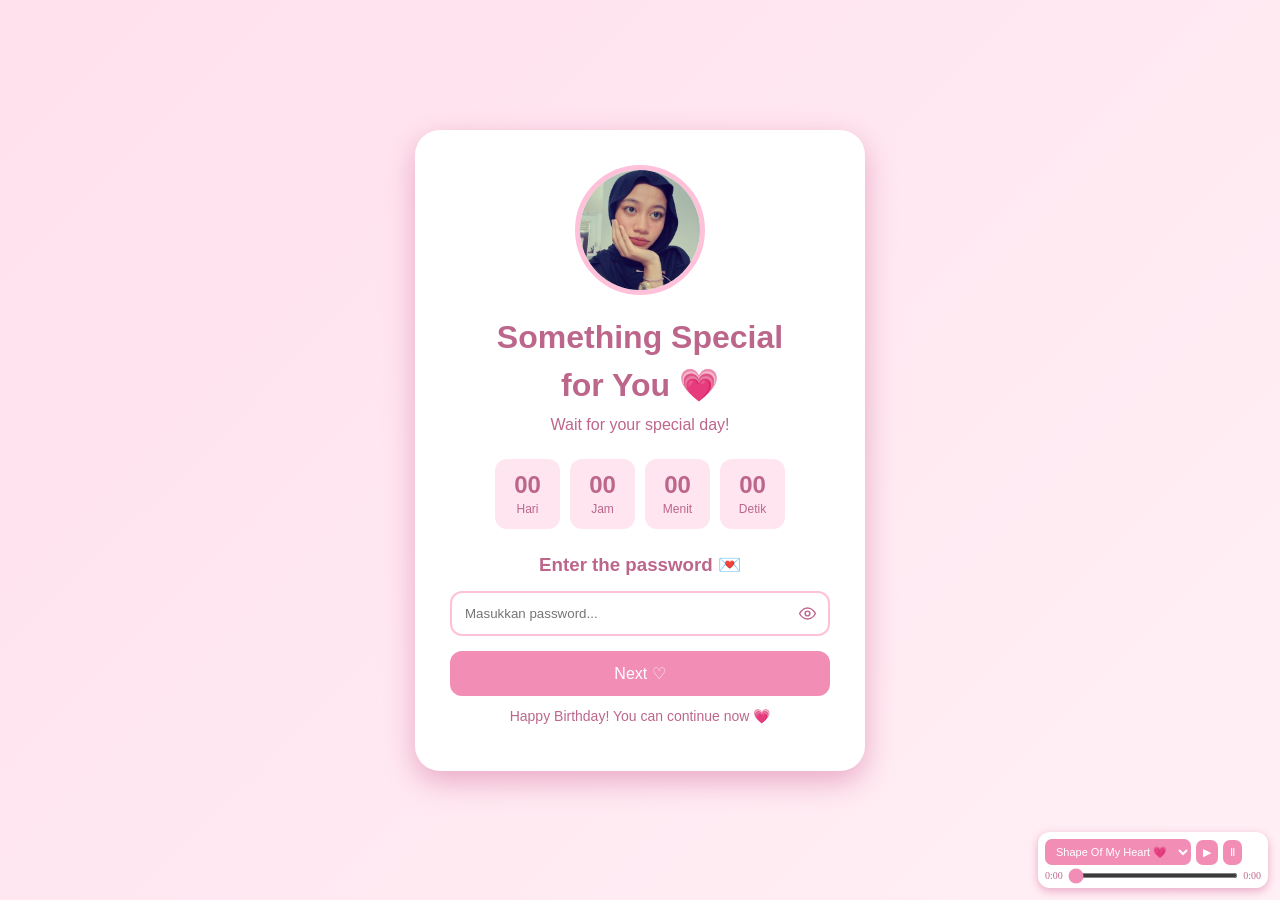
<file: index.html>
<!DOCTYPE html>
<html lang="id">
<head>
    <meta charset="UTF-8">
    <meta name="viewport" content="width=device-width, initial-scale=1.0">
    <title>Birthday Surprise</title>

    <style>
        * {
            margin: 0;
            padding: 0;
            box-sizing: border-box;
        }

        body {
            width: 100%;
            height: 100vh;
            overflow: hidden;
        }

        iframe {
            width: 100%;
            height: 100%;
            border: none;
        }

   .music-player {
    position: fixed;
    bottom: 12px;
    right: 12px;
    z-index: 9999;
    background: white;
    padding: 7px;
    border-radius: 12px;
    box-shadow: 0 3px 10px #e9a8c5;
    display: flex;
    gap: 5px;
    align-items: center;
    flex-wrap: wrap;
    width: 230px;
}

.music-player select,
.music-player button {
    padding: 6px 7px;
    font-size: 11px;
    border: none;
    border-radius: 7px;
    background: #f28db5;
    color: white;
    cursor: pointer;
}

.music-progress {
    display: flex;
    align-items: center;
    gap: 5px;
    width: 100%;
    font-size: 10px;
    color: #bd668b;
}

#progress {
    flex: 1;
    min-width: 50px;
    height: 5px;
    accent-color: #f28db5;
    cursor: pointer;
}
    </style>
</head>
<body>

    <iframe src="login.html" name="content"></iframe>

    <div class="music-player">
    <select id="songSelect" onchange="changeSong()">
        <option value="1">Shape Of My Heart 💗</option>
        <option value="2">about You 💕</option>
    </select>

    <button onclick="playMusic()">▶</button>
    <button onclick="pauseMusic()">Ⅱ</button>

		<div class="music-progress">
        <span id="currentTime">0:00</span>

        <input type="range" id="progress" value="0" min="0" max="100">

        <span id="duration">0:00</span>
		</div>
	</div>

    <audio id="bgMusic" loop></audio>

    <script>
        
const music = document.getElementById("bgMusic");
const songSelect = document.getElementById("songSelect");
const progress = document.getElementById("progress");

const songs = {
    1: "music/Shape_OfMy_Heart.mp3",
    2: "music/about_you.mp3"
};

function formatTime(time) {
    if (!Number.isFinite(time)) return "0:00";

    const minutes = Math.floor(time / 60);
    const seconds = Math.floor(time % 60);

    return minutes + ":" + String(seconds).padStart(2, "0");
}

function playMusic() {
    const selectedSong = songs[songSelect.value];

    if (music.getAttribute("src") !== selectedSong) {
        music.src = selectedSong;
    }

    music.play().catch(() => {
        alert("Musik belum bisa diputar!");
    });
}

function pauseMusic() {
    music.pause();
}

function changeSong() {
    music.src = songs[songSelect.value];
    progress.value = 0;
    document.getElementById("currentTime").innerText = "0:00";
    document.getElementById("duration").innerText = "0:00";
    playMusic();
}

music.addEventListener("loadedmetadata", function () {
    progress.max = music.duration;
    document.getElementById("duration").innerText =
        formatTime(music.duration);
});

music.addEventListener("timeupdate", function () {
    progress.value = music.currentTime;
    document.getElementById("currentTime").innerText =
        formatTime(music.currentTime);
});

progress.addEventListener("input", function () {
    music.currentTime = progress.value;
});

    </script>

</body>
</html>
</file>
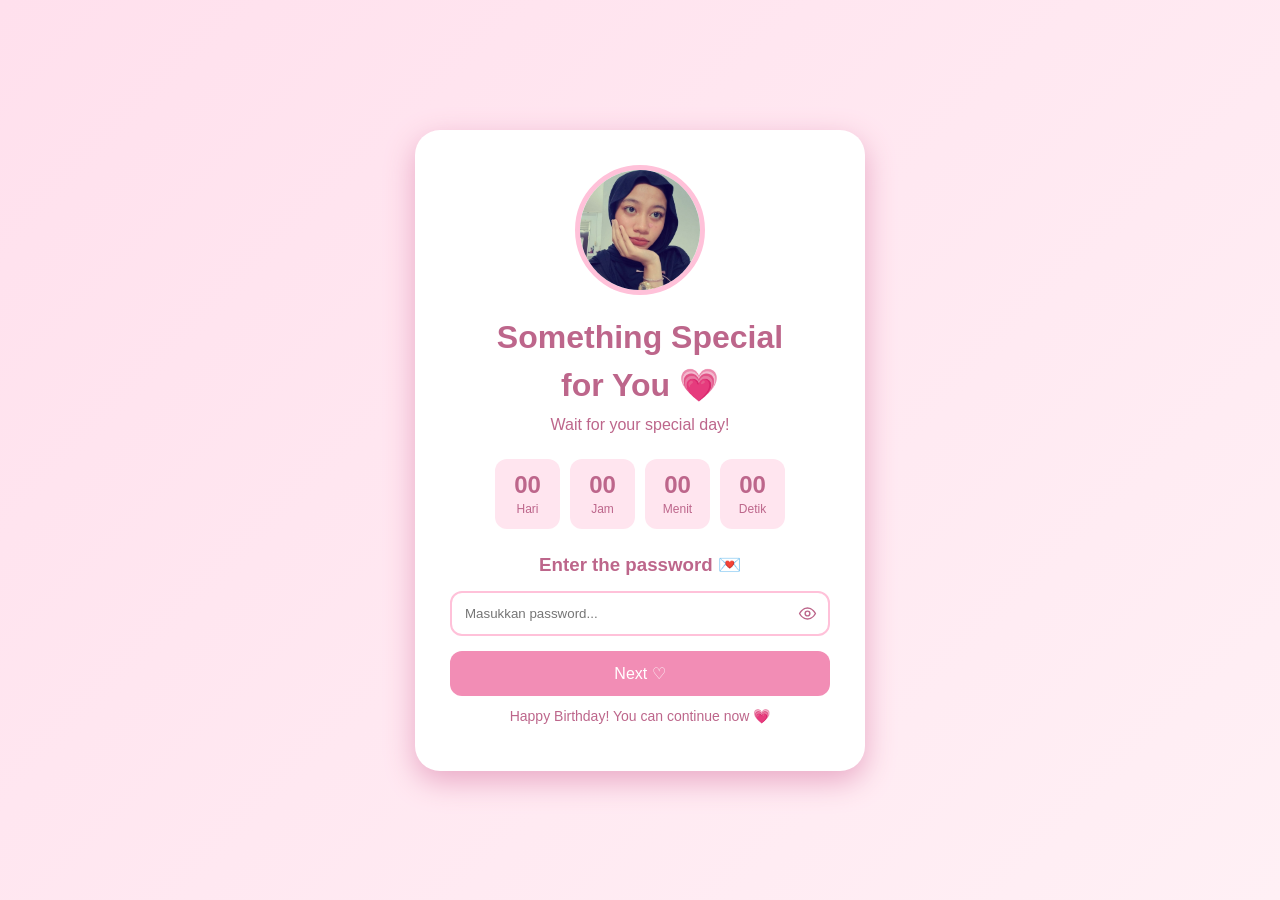
<file: login.html>
<!DOCTYPE html>
<html lang="id">
<head>
    <meta charset="UTF-8">
    <meta name="viewport" content="width=device-width, initial-scale=1.0">
    <title>Birthday Surprise</title>
    <link rel="stylesheet" href="style.css">
	<link rel="stylesheet" href="https://cdnjs.cloudflare.com/ajax/libs/font-awesome/6.5.2/css/all.min.css">
</head>
<body>

    <div class="container">
        <img src="assets/foto1.jpeg" alt="Foto" class="photo">

        <h1>Something Special</h1>
		<h1>for You 💗</h1>
        <p>Wait for your special day!</p>

        <div id="countdown">
            <div><span id="days">00</span><small>Hari</small></div>
            <div><span id="hours">00</span><small>Jam</small></div>
            <div><span id="minutes">00</span><small>Menit</small></div>
            <div><span id="seconds">00</span><small>Detik</small></div>
        </div>

        <h3>Enter the password 💌</h3>

        <div class="password-container">
    <input type="password" id="password" placeholder="Masukkan password...">

    <button type="button" id="togglePassword" onclick="togglePassword()">
        <svg id="eyeIcon" viewBox="0 0 24 24">
            <path d="M2 12s3.6-7 10-7 10 7 10 7-3.6 7-10 7S2 12 2 12Z"/>
            <circle cx="12" cy="12" r="3"/>
        </svg>
    </button>
</div>

        <button id="nextButton">Next ♡</button>

        <p id="message"></p>
    </div>

    <script src="script.js"></script>
</body>
</html>
</file>
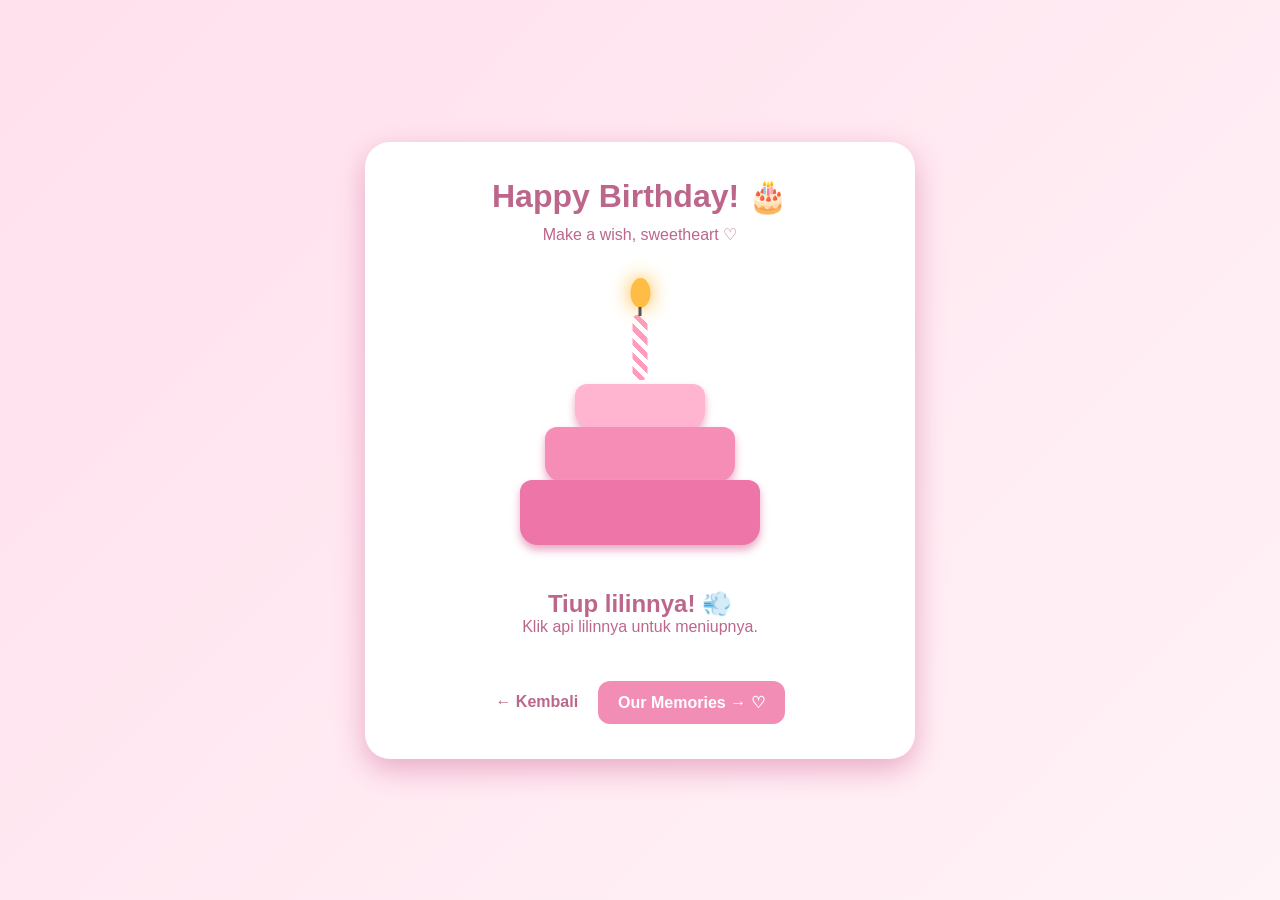
<file: page2.html>
<!DOCTYPE html>
<html lang="id">
<head>
    <meta charset="UTF-8">
    <meta name="viewport" content="width=device-width, initial-scale=1.0">
    <title>Happy Birthday 💗</title>
    <link rel="stylesheet" href="page2.css">
</head>
<body>

    <main class="container">
        <h1>Happy Birthday! 🎂</h1>
        <p>Make a wish, sweetheart ♡</p>

        <div class="cake">
            <div class="candle">
                <div id="flame" onclick="blowCandle()"></div>
                <div class="wick"></div>
            </div>

            <div class="layer top"></div>
            <div class="layer middle"></div>
            <div class="layer bottom"></div>
        </div>

        <div id="instruction">
            <h2>Tiup lilinnya! 💨</h2>
            <p>Klik api lilinnya untuk meniupnya.</p>
        </div>

		<div id="wish" class="hidden">
			<h2>My Birthday Wish For You 💌</h2>

				<img src="assets/fotopage2.jpeg" class="wish-photo" alt="Our Photo">

			<p id="wishText"></p>

				<button onclick="relightCandle()">Hidupkan Lilin Lagi ♡</button>
		</div>

        
		<div class="navigation">
			<a href="login.html">← Kembali</a>
			<a href="page3.html" class="next-page">Our Memories → ♡</a>
		</div>
		

    </main>

    <script src="page2.js"></script>
</body>
</html>
</file>
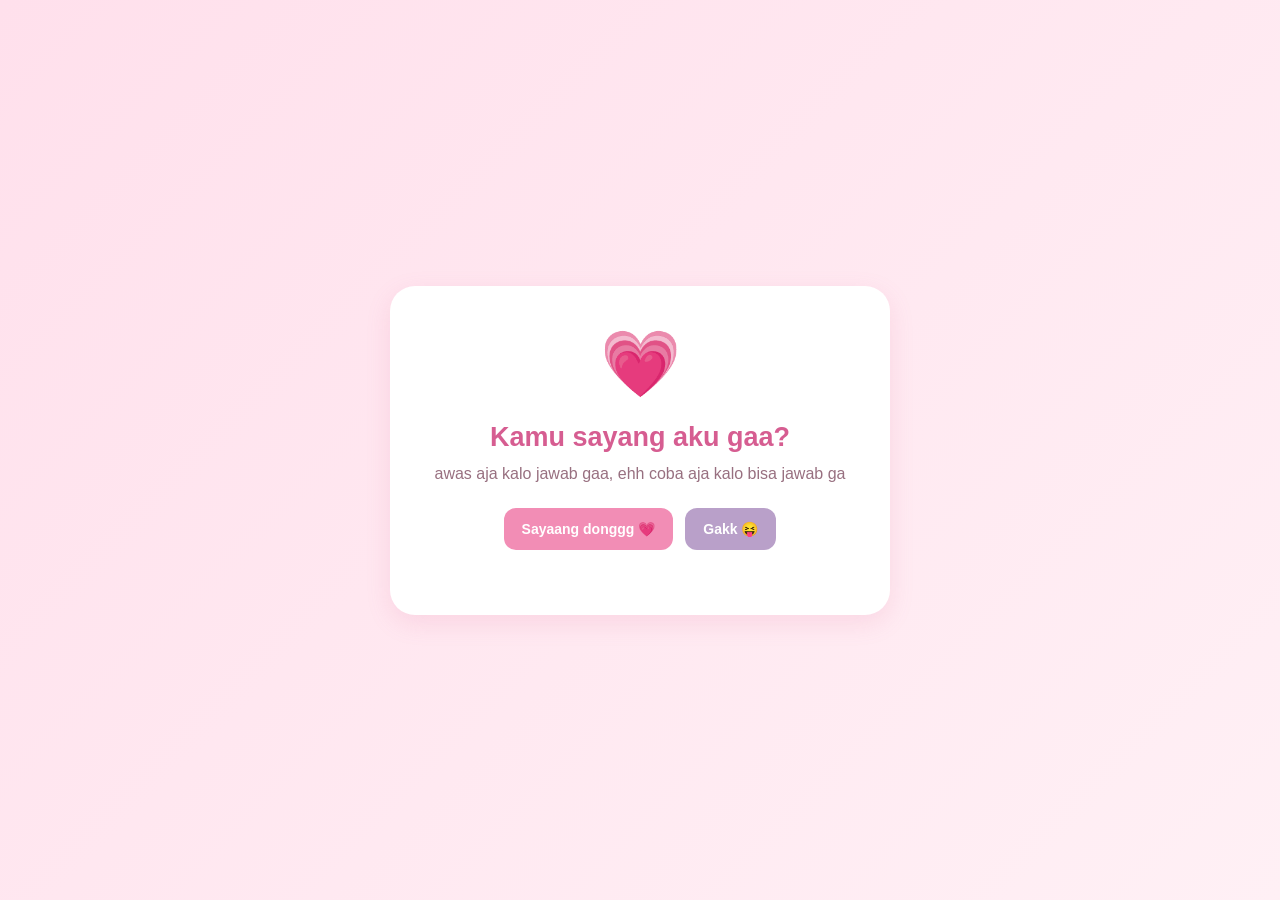
<file: page3.html>
<!DOCTYPE html>
<html lang="id">
<head>
    <meta charset="UTF-8">
    <meta name="viewport" content="width=device-width, initial-scale=1.0">
    <title>One Little Question 💗</title>
    <link rel="stylesheet" href="page3.css">
</head>
<body>

    <main class="container">
        <div class="love-question">
            <div class="heart-icon">💗</div>

			<p></p>
            <h1>Kamu sayang aku gaa?</h1>
            <p>awas aja kalo jawab gaa, ehh coba aja kalo bisa jawab ga</p>

            <div class="answer-buttons">
                <button id="yesButton" onclick="answerYes()">
                    Sayaang donggg 💗
                </button>

                <button id="noButton"
                    onmouseenter="runAway()"
                    ontouchstart="runAway()"
                    onclick="runAway()">
                    Gakk 😝
                </button>
            </div>

            <p id="loveMessage"></p>

            <a href="page4.html" id="nextPage" class="hidden">
                Lanjut lihat kenangan kita 📸 ♡
            </a>
        </div>
    </main>

    <script src="page3.js"></script>
</body>
</html>
</file>
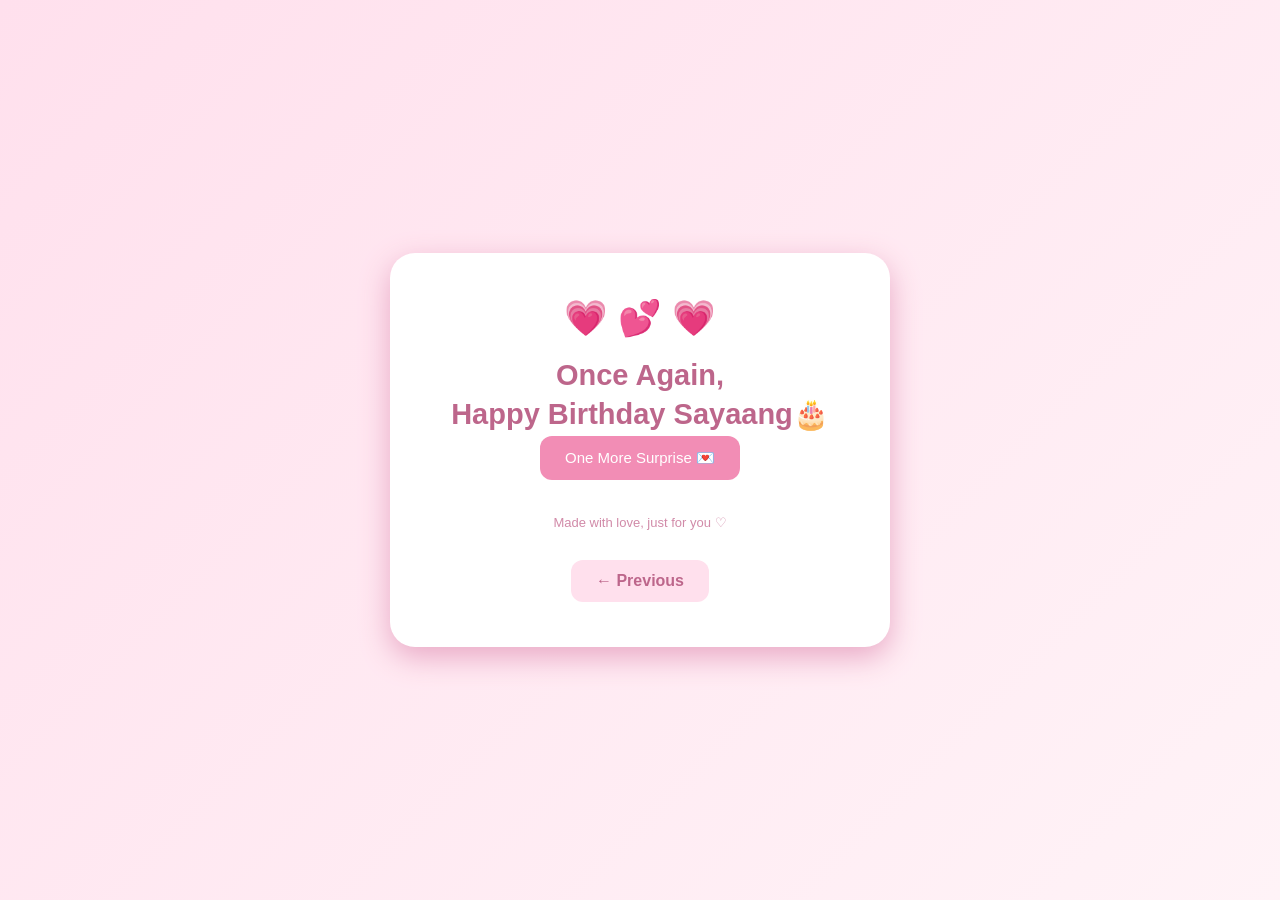
<file: page5.html>
<!DOCTYPE html>
<html lang="id">
<head>
    <meta charset="UTF-8">
    <meta name="viewport" content="width=device-width, initial-scale=1.0">
    <title>Once Again 💗</title>
    <link rel="stylesheet" href="page5.css">
</head>
<body>

    <div class="container">

        <div class="hearts">💗 💕 💗</div>

        <h1>Once Again,</h1>
        <h1>Happy Birthday Sayaang🎂</h1>


        <button onclick="showSurprise()">
            One More Surprise 💌
        </button>

        <img src="assets/fotoku.png" id="surprise" class="hidden" alt="Surprise Photo">

        <div class="footer">
            Made with love, just for you ♡
        </div>
		
		<div class="navigation">
			<a href="page4.html">← Previous</a>
		</div>

    </div>

    <script src="page5.js"></script>
</body>
</html>
</file>
<file: style.css>
* {
    margin: 0;
    padding: 0;
    box-sizing: border-box;
}

body {
    font-family: 'Segoe UI', sans-serif;
    background: linear-gradient(135deg, #ffe0ed, #fff0f5);
    min-height: 100vh;
    display: flex;
    justify-content: center;
    align-items: center;
    color: #bd668b;
}

.container {
    background: white;
    padding: 35px;
    border-radius: 25px;
    text-align: center;
    width: 90%;
    max-width: 450px;
    box-shadow: 0 10px 30px #e9a8c5;
}

.photo {
    width: 130px;
    height: 130px;
    object-fit: cover;
    border-radius: 50%;
    border: 5px solid #ffc1d9;
    margin-bottom: 20px;
	
}

h1 {
    margin-bottom: 10px;
}

p {
    margin: 12px 0;
}

#countdown {
    display: flex;
    justify-content: center;
    gap: 10px;
    margin: 25px 0;
}

#countdown div {
    background: #ffe5ef;
    padding: 12px;
    border-radius: 12px;
    min-width: 65px;
}

#countdown span {
    display: block;
    font-size: 24px;
    font-weight: bold;
}

#countdown small {
    font-size: 12px;
}

input {
    width: 100%;
    padding: 13px;
    border: 2px solid #ffc1d9;
    border-radius: 12px;
    margin: 15px 0;
    outline: none;
}

button {
    width: 100%;
    padding: 13px;
    background: #f28db5;
    color: white;
    border: none;
    border-radius: 12px;
    cursor: pointer;
    font-size: 16px;
}

button:disabled {
    background: #d9b9c7;
    cursor: not-allowed;
}

#message {
    font-size: 14px;
}

.password-container {
    position: relative;
    width: 100%;
    margin: 15px 0;
}

.password-container input {
    width: 100%;
    margin: 0;
    padding: 13px 45px 13px 13px;
}

#togglePassword {
    position: absolute;
    top: 0;
    right: 0;
    width: 45px;
    height: 45px;
    padding: 0;
    background: transparent;
    display: flex;
    align-items: center;
    justify-content: center;
}

#eyeIcon {
    width: 19px;
    height: 19px;
    fill: none;
    stroke: #bd668b;
    stroke-width: 1.8;
    stroke-linecap: round;
    stroke-linejoin: round;
}
</file>
<file: page2.css>
* {
    margin: 0;
    padding: 0;
    box-sizing: border-box;
}

body {
    min-height: 100vh;
    background: linear-gradient(135deg, #ffe0ed, #fff3f7);
    font-family: 'Segoe UI', sans-serif;
    display: flex;
    justify-content: center;
    align-items: center;
    color: #bd668b;
    padding: 25px 15px;
}

.container {
    background: white;
    padding: 35px 25px;
    border-radius: 25px;
    width: 100%;
    max-width: 550px;
    text-align: center;
    box-shadow: 0 10px 30px #e9a8c5;
}

h1 {
    margin-bottom: 10px;
}

.cake {
    margin: 140px auto 45px;
    width: 240px;
    position: relative;
}

.layer {
    margin: auto;
    border-radius: 12px 12px 18px 18px;
    position: relative;
    box-shadow: 0 5px 8px #e9a8c5;
}

.top {
    width: 130px;
    height: 45px;
    background: #ffb4d0;
}

.middle {
    width: 190px;
    height: 55px;
    background: #f58db7;
    margin-top: -2px;
}

.bottom {
    width: 240px;
    height: 65px;
    background: #ed75a7;
    margin-top: -2px;
}

.candle {
    position: absolute;
    bottom: 165px;
    left: 50%;
    transform: translateX(-50%);
    width: 15px;
    height: 65px;
    background: repeating-linear-gradient(
        45deg,
        white,
        white 5px,
        #ff9cbe 5px,
        #ff9cbe 10px
    );
    border-radius: 5px;
}

.wick {
    position: absolute;
    width: 3px;
    height: 9px;
    background: #555;
    top: -8px;
    left: 6px;
}

#flame {
    position: absolute;
    width: 20px;
    height: 30px;
    background: #ffbd45;
    border-radius: 50%;
    top: -37px;
    left: -2px;
    cursor: pointer;
    box-shadow: 0 0 20px #ffb52e;
    animation: flicker 0.5s infinite alternate;
}

@keyframes flicker {
    from {
        transform: scale(1) rotate(-5deg);
        opacity: 0.8;
    }

    to {
        transform: scale(1.15) rotate(5deg);
        opacity: 1;
    }
}

.hidden {
    display: none;
}

#wish {
    line-height: 1.8;
    margin-top: 25px;
}

#wish h2 {
    margin-bottom: 15px;
}

button {
    background: #f28db5;
    color: white;
    border: none;
    padding: 13px 25px;
    border-radius: 12px;
    cursor: pointer;
    margin: 15px 0;
    font-size: 15px;
}

a {
    display: block;
    color: #bd668b;
    margin-top: 20px;
    text-decoration: none;
}
.navigation {
    display: flex;
    justify-content: center;
    align-items: center;
    gap: 20px;
    flex-wrap: wrap;
    margin-top: 25px;
}

.navigation a {
    color: #bd668b;
    text-decoration: none;
    font-weight: bold;
}

.navigation .next-page {
    background: #f28db5;
    color: white;
    padding: 12px 20px;
    border-radius: 12px;
    transition: 0.3s;
}

.navigation .next-page:hover {
    background: #e574a2;
    transform: translateY(-3px);
}


/* MINI LOVE QUESTION */

.love-question {
    margin-top: 35px;
    padding: 22px 15px;
    background: #fff0f6;
    border: 2px dashed #f3a0c2;
    border-radius: 20px;
    overflow: hidden;
}

.love-question h2 {
    font-size: 20px;
    margin-bottom: 8px;
}

.love-question p {
    font-size: 14px;
}

.answer-buttons {
    display: flex;
    justify-content: center;
    align-items: center;
    gap: 12px;
    flex-wrap: wrap;
    margin-top: 15px;
}

.answer-buttons button {
    margin: 0;
    padding: 12px 16px;
    font-weight: bold;
}

#yesButton {
    background: #f28db5;
}

#noButton {
    background: #b9a0c9;
    transition: 0.2s;
}

#loveMessage {
    color: #d65d91;
    font-weight: bold;
    margin-top: 18px;
}

.wish-photo {
    width: 120px;
    height: 160px;
    object-fit: cover;
    border-radius: 18px;
    margin: 10px auto 20px;
    display: block;
    box-shadow: 0 5px 15px #e9a8c5;
}
</file>
<file: page3.css>
* {
    margin: 0;
    padding: 0;
    box-sizing: border-box;
}

body {
    min-height: 100vh;
    display: flex;
    justify-content: center;
    align-items: center;
    font-family: Arial, sans-serif;
    background: linear-gradient(135deg, #ffe0ec, #fff0f5);
    padding: 20px;
}

.container {
    width: 100%;
    max-width: 500px;
    text-align: center;
}

.love-question {
    background: white;
    padding: 40px 25px;
    border-radius: 25px;
    box-shadow: 0 8px 25px rgba(220, 100, 150, 0.15);
}

.heart-icon {
    font-size: 65px;
    margin-bottom: 15px;
}

h1 {
    color: #d65d91;
    font-size: 27px;
    margin-bottom: 12px;
}

p {
    color: #987080;
    margin-bottom: 20px;
}

.answer-buttons {
    display: flex;
    justify-content: center;
    gap: 12px;
    flex-wrap: wrap;
    margin-top: 25px;
}

button {
    border: none;
    padding: 13px 18px;
    border-radius: 12px;
    color: white;
    font-weight: bold;
    font-size: 14px;
    cursor: pointer;
}

#yesButton {
    background: #f28db5;
}

#yesButton:hover {
    background: #e574a2;
    transform: scale(1.05);
}

#noButton {
    background: #b9a0c9;
    transition: 0.2s;
}

#loveMessage {
    color: #d65d91;
    font-weight: bold;
    margin-top: 25px;
}

#nextPage {
    display: inline-block;
    margin-top: 15px;
    padding: 13px 20px;
    background: #f28db5;
    color: white;
    text-decoration: none;
    border-radius: 12px;
    font-weight: bold;
}

#nextPage:hover {
    background: #e574a2;
    transform: translateY(-3px);
}

.hidden {
    display: none !important;
}

.heart {
    position: fixed;
    bottom: -30px;
    font-size: 25px;
    pointer-events: none;
    animation: heartFloat 3s ease-out forwards;
}

@keyframes heartFloat {
    to {
        transform: translateY(-100vh) rotate(30deg);
        opacity: 0;
    }
}
</file>
<file: page5.css>
* {
    margin: 0;
    padding: 0;
    box-sizing: border-box;
}

body {
    min-height: 100vh;
    background: linear-gradient(135deg, #ffe0ed, #fff3f7);
    font-family: 'Segoe UI', sans-serif;
    display: flex;
    justify-content: center;
    align-items: center;
    padding: 20px;
    color: #bd668b;
}

.container {
    background: white;
    width: 100%;
    max-width: 500px;
    padding: 45px 30px;
    border-radius: 25px;
    text-align: center;
    box-shadow: 0 10px 30px #e9a8c5;
    animation: fadeIn 1s ease;
}

.hearts {
    font-size: 35px;
    margin-bottom: 20px;
    animation: float 2s infinite ease-in-out;
}

h1 {
    font-size: 29px;
    margin-bottom: 5px;
}

p {
    white-space: pre-line;
    line-height: 1.9;
    margin: 25px 0;
}

button {
    background: #f28db5;
    color: white;
    border: none;
    padding: 13px 25px;
    border-radius: 12px;
    cursor: pointer;
    font-size: 15px;
}

button:hover {
    background: #e574a2;
}

.hidden {
    display: none;
}

#surprise {
    margin-top: 25px;
    font-size: 20px;
    animation: fadeIn 1s ease;
}

.footer {
    margin-top: 35px;
    font-size: 13px;
    color: #d18aa8;
}

@keyframes float {
    50% {
        transform: translateY(-10px);
    }
}

@keyframes fadeIn {
    from {
        opacity: 0;
        transform: translateY(15px);
    }
    to {
        opacity: 1;
        transform: translateY(0);
    }
}

.navigation {
    margin-top: 30px;
}

.navigation a {
    display: inline-block;
    color: #bd668b;
    text-decoration: none;
    font-weight: bold;
    background: #ffe0ed;
    padding: 12px 25px;
    border-radius: 12px;
}

.navigation a:hover {
    background: #f8c5da;
}
#surprise {
    width: 340px;
    height: 280px;
    object-fit: cover;
    border-radius: 20px;
    margin: 25px auto 0;
    box-shadow: 0 5px 15px #e9a8c5;
}

.hidden {
    display: none;
}
</file>
